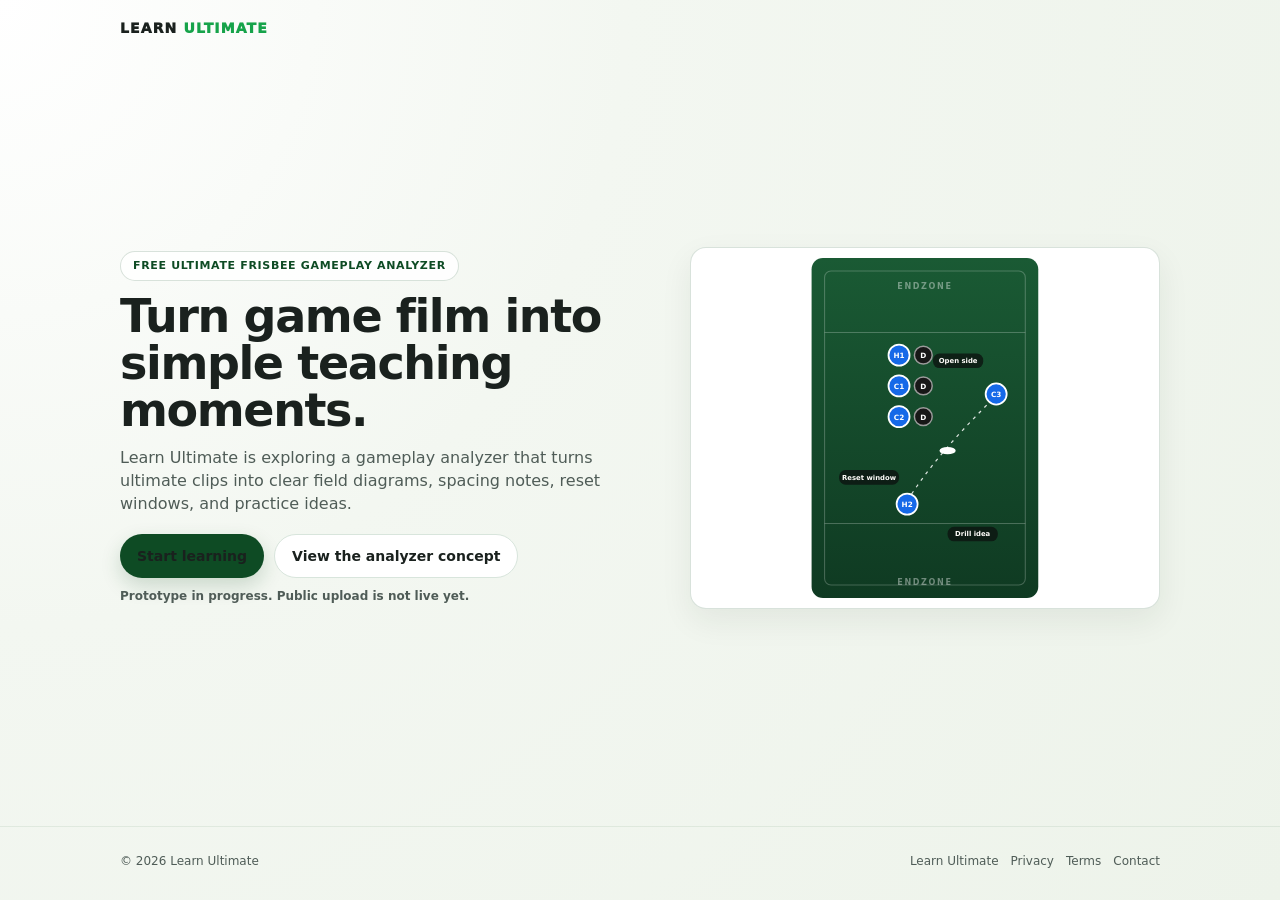
<file: free-ultimate-frisbee-gameplay-analyzer/index.html>
<!DOCTYPE html>
<html lang="en">
<head>
<meta charset="utf-8" />
<meta name="viewport" content="width=device-width, initial-scale=1" />
<title>Free Ultimate Frisbee Gameplay Analyzer | Learn Ultimate</title>
<meta name="description" content="A free ultimate frisbee gameplay analyzer concept for turning game film into simple teaching moments, field diagrams, spacing notes, reset windows, and practice ideas." />
<link rel="canonical" href="https://learnultimatefrisbee.com/free-ultimate-frisbee-gameplay-analyzer/" />
<meta property="og:title" content="Free Ultimate Frisbee Gameplay Analyzer | Learn Ultimate" />
<meta property="og:description" content="A free ultimate frisbee gameplay analyzer concept for turning game film into simple teaching moments, field diagrams, spacing notes, reset windows, and practice ideas." />
<meta property="og:url" content="https://learnultimatefrisbee.com/free-ultimate-frisbee-gameplay-analyzer/" />
<meta property="og:type" content="website" />
<meta name="twitter:card" content="summary" />
<meta name="twitter:title" content="Free Ultimate Frisbee Gameplay Analyzer | Learn Ultimate" />
<meta name="twitter:description" content="A free ultimate frisbee gameplay analyzer concept for turning game film into simple teaching moments, field diagrams, spacing notes, reset windows, and practice ideas." />
<link rel="stylesheet" href="free-ultimate-frisbee-gameplay-analyzer.css" />
</head>
<body class="fga-page">
<header class="fga-header">
  <div class="fga-wrap">
    <a class="fga-logo" href="/">
      <span class="fga-logo__learn">LEARN </span><span class="fga-logo__ultimate">ULTIMATE</span>
    </a>
  </div>
</header>

<main class="fga-main">
  <section class="fga-hero">
    <div class="fga-wrap fga-hero__grid">
      <div class="fga-hero__copy">
        <span class="fga-eyebrow">Free Ultimate Frisbee Gameplay Analyzer</span>
        <h1>Turn game film into simple teaching moments.</h1>
        <p class="fga-hero__sub">Learn Ultimate is exploring a gameplay analyzer that turns ultimate clips into clear field diagrams, spacing notes, reset windows, and practice ideas.</p>
        <div class="fga-actions">
          <a class="fga-btn fga-btn--primary" href="/">Start learning</a>
          <a class="fga-btn fga-btn--secondary" href="/gameplay-analyzer.html">View the analyzer concept</a>
        </div>
        <p class="fga-status">Prototype in progress. Public upload is not live yet.</p>
      </div>
      <div class="fga-board-card" aria-label="Tactical board concept mockup">
        <svg class="fga-board-svg" viewBox="0 0 280 420" role="img" aria-labelledby="boardTitle boardDesc">
          <title id="boardTitle">Gameplay analyzer field concept</title>
          <desc id="boardDesc">Static mockup with offense, defense, route line, and coaching labels. Not live video processing.</desc>
          <defs>
            <linearGradient id="fgaField" x1="0" y1="0" x2="0" y2="1">
              <stop offset="0%" stop-color="#1a5a34" />
              <stop offset="100%" stop-color="#0f3a22" />
            </linearGradient>
          </defs>
          <rect width="280" height="420" rx="14" fill="url(#fgaField)" />
          <rect x="16" y="16" width="248" height="388" rx="8" fill="none" stroke="rgba(255,255,255,0.22)" stroke-width="1.4" />
          <line x1="16" y1="92" x2="264" y2="92" stroke="rgba(255,255,255,0.3)" />
          <line x1="16" y1="328" x2="264" y2="328" stroke="rgba(255,255,255,0.3)" />
          <text x="140" y="38" text-anchor="middle" fill="rgba(255,255,255,0.4)" font-size="10" font-weight="800" letter-spacing="2">ENDZONE</text>
          <text x="140" y="404" text-anchor="middle" fill="rgba(255,255,255,0.4)" font-size="10" font-weight="800" letter-spacing="2">ENDZONE</text>
          <path d="M 118 300 C 150 250, 188 210, 228 170" fill="none" stroke="#fff" stroke-width="1.5" stroke-dasharray="4 6" opacity="0.85" />
          <ellipse cx="168" cy="238" rx="10" ry="4.5" fill="#fff" />
          <g font-size="9" font-weight="900" text-anchor="middle">
            <circle cx="108" cy="120" r="13" fill="#1669e8" stroke="#fff" stroke-width="2.2" /><text x="108" y="124" fill="#fff">H1</text>
            <circle cx="138" cy="120" r="11" fill="#171717" stroke="#9b9b9b" stroke-width="1.8" /><text x="138" y="124" fill="#fff">D</text>
            <circle cx="108" cy="158" r="13" fill="#1669e8" stroke="#fff" stroke-width="2.2" /><text x="108" y="162" fill="#fff">C1</text>
            <circle cx="138" cy="158" r="11" fill="#171717" stroke="#9b9b9b" stroke-width="1.8" /><text x="138" y="162" fill="#fff">D</text>
            <circle cx="108" cy="196" r="13" fill="#1669e8" stroke="#fff" stroke-width="2.2" /><text x="108" y="200" fill="#fff">C2</text>
            <circle cx="138" cy="196" r="11" fill="#171717" stroke="#9b9b9b" stroke-width="1.8" /><text x="138" y="200" fill="#fff">D</text>
            <circle cx="228" cy="168" r="13" fill="#1669e8" stroke="#fff" stroke-width="2.2" /><text x="228" y="172" fill="#fff">C3</text>
            <circle cx="118" cy="304" r="13" fill="#1669e8" stroke="#fff" stroke-width="2.2" /><text x="118" y="308" fill="#fff">H2</text>
          </g>
          <g font-size="8.5" font-weight="900">
            <rect x="34" y="262" rx="8" ry="8" width="74" height="18" fill="rgba(12,18,16,0.78)" />
            <text x="71" y="274" text-anchor="middle" fill="#fffdfa">Reset window</text>
            <rect x="150" y="118" rx="8" ry="8" width="62" height="18" fill="rgba(12,18,16,0.78)" />
            <text x="181" y="130" text-anchor="middle" fill="#fffdfa">Open side</text>
            <rect x="168" y="332" rx="8" ry="8" width="62" height="18" fill="rgba(12,18,16,0.78)" />
            <text x="199" y="344" text-anchor="middle" fill="#fffdfa">Drill idea</text>
          </g>
        </svg>
      </div>
    </div>
  </section>
</main>

<footer class="fga-footer">
  <div class="fga-wrap fga-footer__inner">
    <p>© 2026 Learn Ultimate</p>
    <nav class="fga-footer__links" aria-label="Footer">
      <a href="/">Learn Ultimate</a>
      <a href="/learn-ultimate-preview/privacy/">Privacy</a>
      <a href="/learn-ultimate-preview/terms/">Terms</a>
      <a href="mailto:business@harrycarlisle.com">Contact</a>
    </nav>
  </div>
</footer>
</body>
</html>
</file>
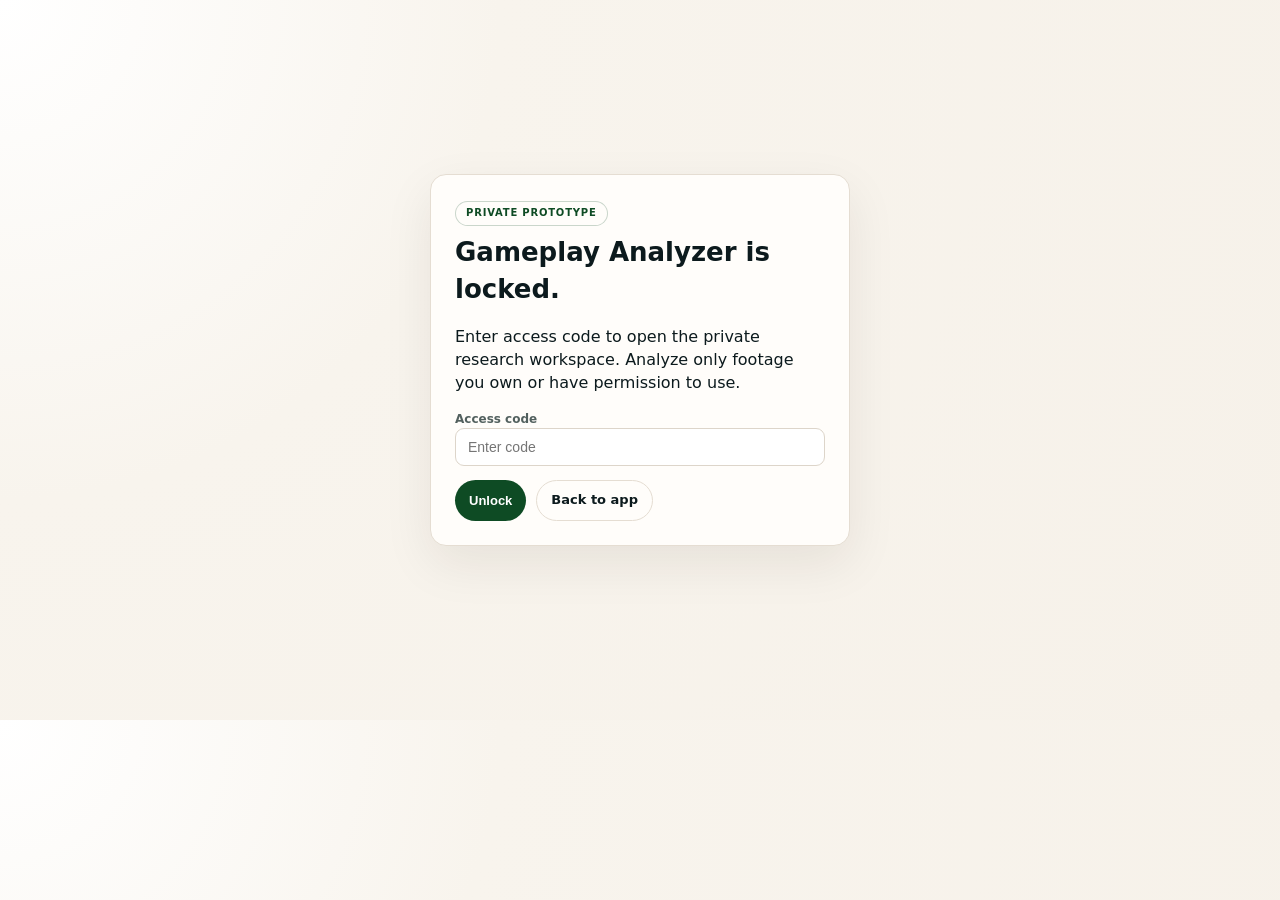
<file: analyzer/web/index.html>
<!DOCTYPE html>
<html lang="en">
<head>
<meta charset="utf-8" />
<meta name="viewport" content="width=device-width, initial-scale=1" />
<meta name="robots" content="noindex, nofollow" />
<title>Gameplay Analyzer Workspace | Learn Ultimate</title>
<link rel="stylesheet" href="analyzer.css" />
</head>
<body class="ga-app">
<!-- Private research workspace. Not linked from public navigation. -->
<div id="gaLockShell" class="ga-lock-shell">
  <div class="ga-lock-card">
    <span class="ga-badge">Private prototype</span>
    <h1>Gameplay Analyzer is locked.</h1>
    <p>Enter access code to open the private research workspace. Analyze only footage you own or have permission to use.</p>
    <label for="gaLockCode">Access code<input id="gaLockCode" type="password" autocomplete="off" spellcheck="false" placeholder="Enter code" /></label>
    <p class="ga-lock-error" id="gaLockError" hidden>Wrong code. Still locked.</p>
    <div style="display:flex;gap:10px;margin-top:14px;flex-wrap:wrap">
      <button class="ga-btn" id="gaUnlockBtn" type="button">Unlock</button>
      <a class="ga-btn ga-btn--ghost" href="../../index.html">Back to app</a>
    </div>
  </div>
</div>

<div id="gaAppShell" class="ga-app-shell" hidden>
  <div class="ga-wrap">
    <header class="ga-topbar">
      <div>
        <span class="ga-badge">Private research build</span>
        <span class="ga-badge ga-badge--demo" id="gaDemoBadge" hidden>Demo data</span>
        <h1>Gameplay Analyzer</h1>
      </div>
      <div class="ga-topbar-actions">
        <button class="ga-btn ga-btn--ghost ga-btn--sm" id="gaDemoBtn" type="button">Load demo possession</button>
        <a class="ga-btn ga-btn--ghost ga-btn--sm" href="../../index.html">Back to app</a>
      </div>
    </header>

    <p class="ga-hint" id="gaBackendStatus">Checking backend…</p>

    <section class="ga-section" id="gaSourceSection" data-component="Source">
      <h2>1. Source</h2>
      <div class="ga-warn-box">
        <strong>Permission reminder:</strong> Only analyze footage you own, have permission to use, or are legally allowed to process.
        YouTube URLs provide embed preview and metadata only — <strong>no public download</strong>.
        This is a research prototype, not production ML.
      </div>
      <div class="ga-grid-2">
        <div class="ga-field">
          <label for="gaYoutubeUrl">YouTube URL (preview / metadata only)</label>
          <input id="gaYoutubeUrl" type="url" placeholder="https://www.youtube.com/watch?v=…" />
        </div>
        <div class="ga-field">
          <label for="gaVideoUpload">Upload local video (permitted footage)</label>
          <input id="gaVideoUpload" type="file" accept="video/*" />
        </div>
      </div>
      <div class="ga-source-preview" id="gaSourcePreview">
        <div class="ga-placeholder-frame">Add a YouTube URL or upload permitted local footage.</div>
      </div>
    </section>

    <section class="ga-section" id="gaClipSection" data-component="ClipSelector">
      <h2>2. Clip selector</h2>
      <p class="ga-hint">Set possession start and end. Override auto-detected segments in corrections after analysis.</p>
      <div class="ga-grid-2">
        <div class="ga-field">
          <label for="gaClipStart">Start time (sec) — <span id="gaClipStartVal">2.0s</span></label>
          <input id="gaClipStart" type="range" min="0" max="30" step="0.1" value="2" />
        </div>
        <div class="ga-field">
          <label for="gaClipEnd">End time (sec) — <span id="gaClipEndVal">10.5s</span></label>
          <input id="gaClipEnd" type="range" min="0" max="30" step="0.1" value="10.5" />
        </div>
      </div>
      <p class="ga-clip-meta"><span>Duration</span><span id="gaClipDuration">8.5s</span></p>
      <button class="ga-btn" id="gaAnalyzeBtn" type="button">Analyze clip</button>
      <div class="ga-progress" id="gaProgress" aria-live="polite">
        <div class="ga-progress-step">extracting frames</div>
        <div class="ga-progress-step">detecting players</div>
        <div class="ga-progress-step">tracking movement</div>
        <div class="ga-progress-step">mapping to board</div>
        <div class="ga-progress-step">generating notes</div>
        <div class="ga-progress-step">building animation</div>
      </div>
    </section>

    <section class="ga-section" id="gaResultsSection" data-component="BoardView" hidden>
      <h2>3. Video + board view</h2>
      <div class="ga-split">
        <div class="ga-video-panel" id="gaVideoPanel"></div>
        <div class="ga-board-panel">
          <span class="ga-panel-label">Tactical board</span>
          <svg id="gaBoardSvg" class="ga-board-svg" role="img" aria-label="Tactical board"></svg>
        </div>
      </div>
      <div class="ga-scrubber ga-field">
        <label for="gaFrameScrub">Frame scrubber — <span id="gaFrameVal">1</span></label>
        <input id="gaFrameScrub" type="range" min="0" max="84" value="0" />
      </div>
    </section>

    <section class="ga-section" id="gaNotesSection" data-component="AnalysisNotes" hidden>
      <h2>4. Analysis notes</h2>
      <div class="ga-notes-grid" id="gaNotesGrid"></div>
    </section>

    <section class="ga-section" id="gaCorrectionsSection" data-component="Corrections" hidden>
      <h2>5. Human corrections</h2>
      <p class="ga-hint">Rename players, assign offense/defense, drag pucks on the board, edit notes, then regenerate animation.</p>
      <div class="ga-corrections">
        <div>
          <h3 style="margin:0 0 8px;font-size:14px">Players</h3>
          <div id="gaPlayerList"></div>
        </div>
        <div>
          <h3 style="margin:0 0 8px;font-size:14px">Disc &amp; throws</h3>
          <button class="ga-btn ga-btn--ghost ga-btn--sm" id="gaMarkDisc" type="button">Mark disc keyframe (current frame)</button>
          <p class="ga-hint">Merge/split tracks and throw start/end editing ship in a later iteration. Demo includes sample disc track.</p>
        </div>
      </div>
      <button class="ga-btn ga-btn--ghost ga-btn--sm" id="gaRegenAnim" type="button" style="margin-top:10px">Regenerate animation after edits</button>
    </section>

    <section class="ga-section" id="gaExportSection" data-component="Export" hidden>
      <h2>6. Export</h2>
      <div class="ga-export-row">
        <button class="ga-btn ga-btn--ghost" id="gaExportAnim" type="button">Export animation JSON</button>
        <button class="ga-btn ga-btn--ghost" id="gaExportLesson" type="button">Export Learn Ultimate lesson draft</button>
        <button class="ga-btn ga-btn--ghost" id="gaExportSummary" type="button">Export coaching summary</button>
        <button class="ga-btn ga-btn--ghost" id="gaExportFrames" type="button">Download board frames</button>
      </div>
      <p class="ga-statusline" id="gaStatusLine">Load demo or analyze a clip to begin.</p>
    </section>

    <footer style="padding:20px 0 32px;font-size:12px;color:var(--ga-muted)">
      Private Gameplay Analyzer research build · not indexed · not production ML · reference-only inspiration from ultimate analytics
    </footer>
  </div>
</div>

<script src="analyzer.js"></script>
</body>
</html>
</file>
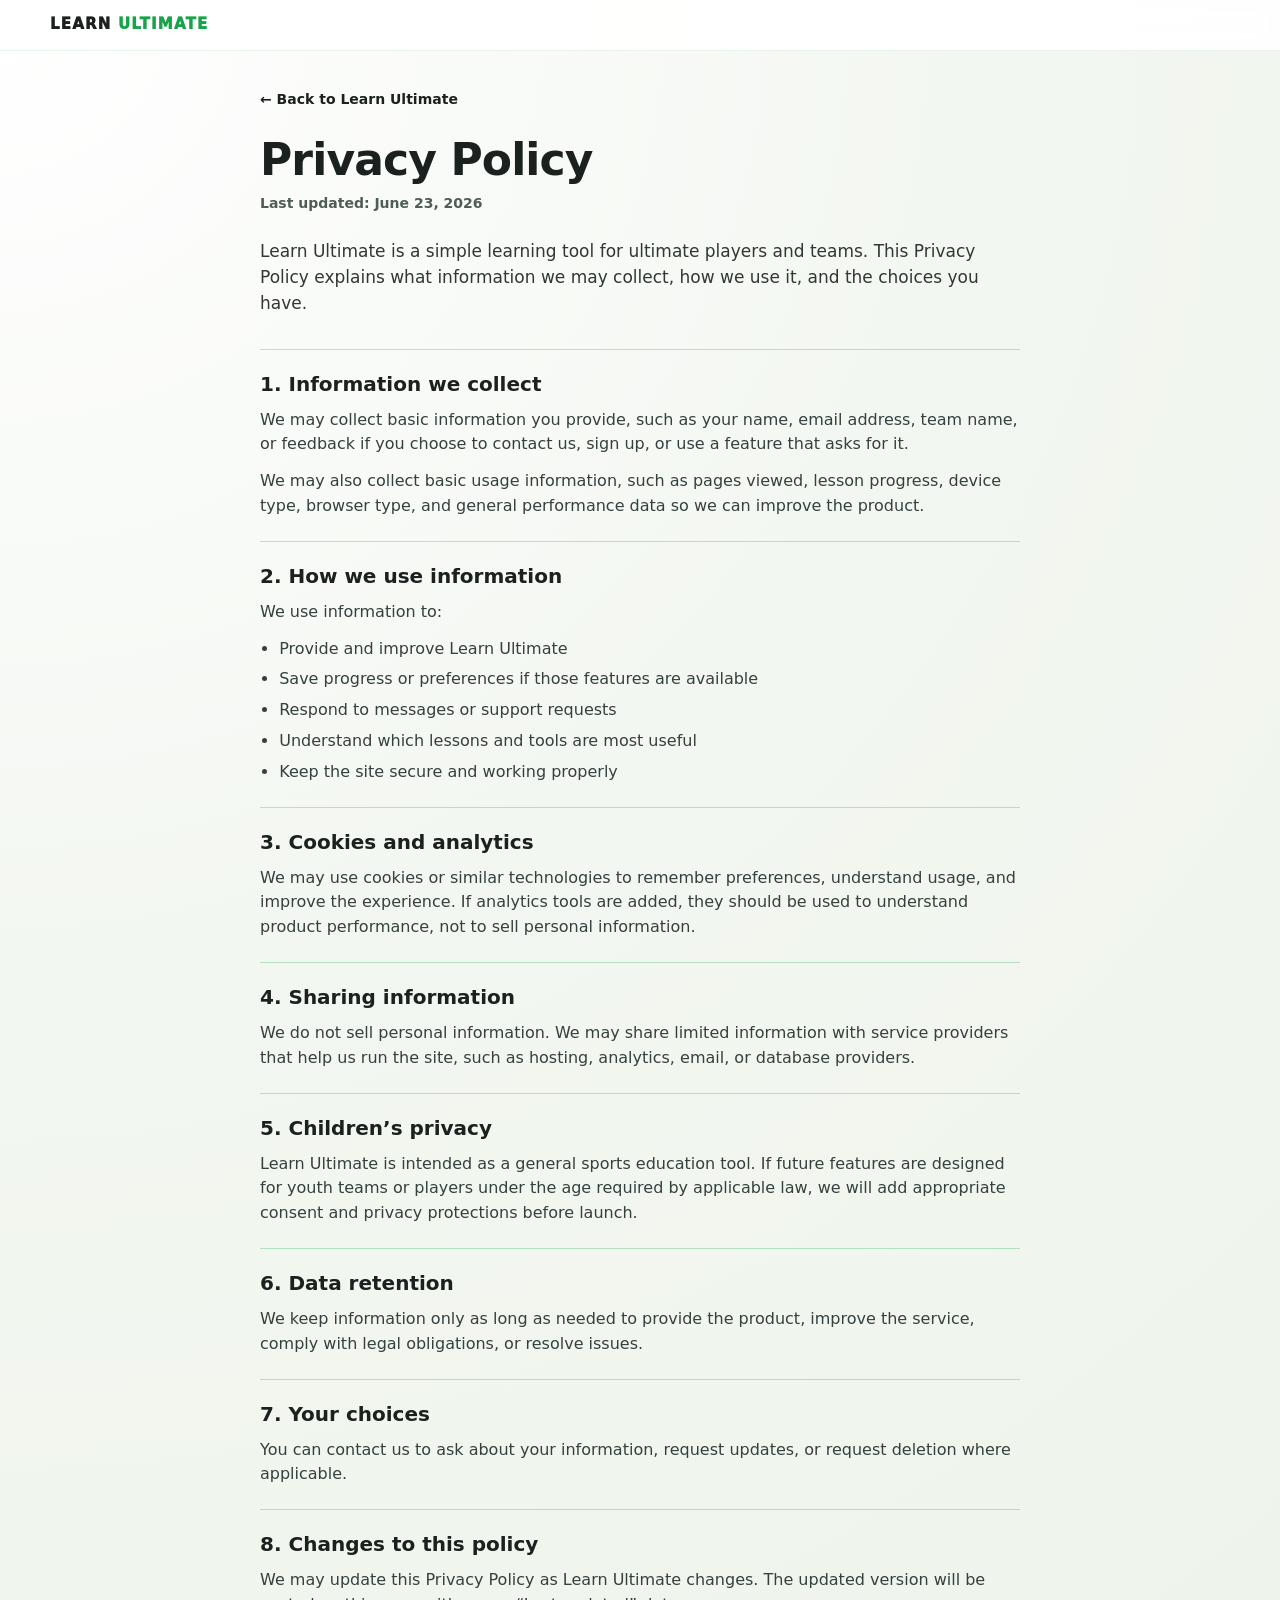
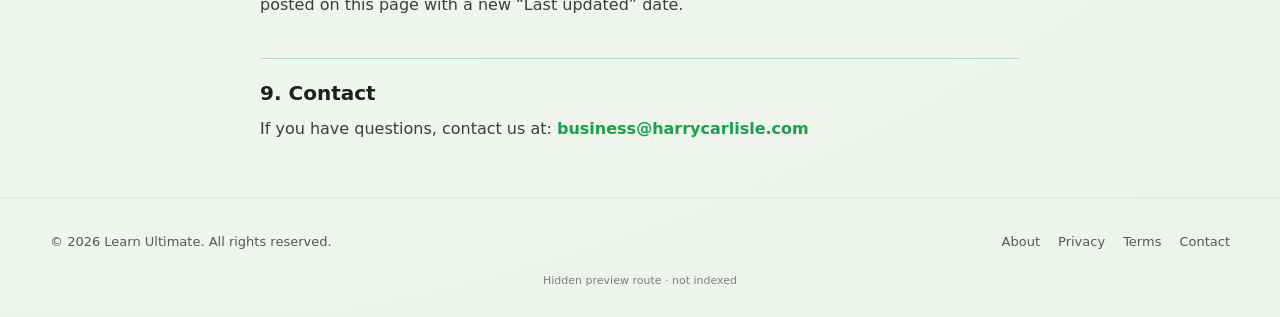
<file: learn-ultimate-preview/privacy/index.html>
<!DOCTYPE html>
<html lang="en">
<head>
<meta charset="utf-8" />
<meta name="viewport" content="width=device-width, initial-scale=1" />
<meta name="robots" content="noindex, nofollow" />
<title>Privacy Policy | Learn Ultimate Preview</title>
<link rel="stylesheet" href="../learn-ultimate-preview.css" />
<link rel="stylesheet" href="../legal.css" />
</head>
<body class="lup-preview lup-legal">
<header class="lup-header">
  <div class="lup-wrap lup-header__inner">
    <a class="lup-logo" href="../" aria-label="Learn Ultimate preview">
      <span class="lup-logo__learn">LEARN </span><span class="lup-logo__ultimate">ULTIMATE</span>
    </a>
  </div>
</header>

<main class="lup-legal-main">
  <a class="lup-legal-back" href="../">← Back to Learn Ultimate</a>

  <h1>Privacy Policy</h1>
  <p class="lup-legal-updated">Last updated: June 23, 2026</p>
  <p class="lup-legal-intro">Learn Ultimate is a simple learning tool for ultimate players and teams. This Privacy Policy explains what information we may collect, how we use it, and the choices you have.</p>

  <section class="lup-legal-section">
    <h2>1. Information we collect</h2>
    <p>We may collect basic information you provide, such as your name, email address, team name, or feedback if you choose to contact us, sign up, or use a feature that asks for it.</p>
    <p>We may also collect basic usage information, such as pages viewed, lesson progress, device type, browser type, and general performance data so we can improve the product.</p>
  </section>

  <section class="lup-legal-section">
    <h2>2. How we use information</h2>
    <p>We use information to:</p>
    <ul>
      <li>Provide and improve Learn Ultimate</li>
      <li>Save progress or preferences if those features are available</li>
      <li>Respond to messages or support requests</li>
      <li>Understand which lessons and tools are most useful</li>
      <li>Keep the site secure and working properly</li>
    </ul>
  </section>

  <section class="lup-legal-section">
    <h2>3. Cookies and analytics</h2>
    <p>We may use cookies or similar technologies to remember preferences, understand usage, and improve the experience. If analytics tools are added, they should be used to understand product performance, not to sell personal information.</p>
  </section>

  <section class="lup-legal-section">
    <h2>4. Sharing information</h2>
    <p>We do not sell personal information. We may share limited information with service providers that help us run the site, such as hosting, analytics, email, or database providers.</p>
  </section>

  <section class="lup-legal-section">
    <h2>5. Children’s privacy</h2>
    <p>Learn Ultimate is intended as a general sports education tool. If future features are designed for youth teams or players under the age required by applicable law, we will add appropriate consent and privacy protections before launch.</p>
  </section>

  <section class="lup-legal-section">
    <h2>6. Data retention</h2>
    <p>We keep information only as long as needed to provide the product, improve the service, comply with legal obligations, or resolve issues.</p>
  </section>

  <section class="lup-legal-section">
    <h2>7. Your choices</h2>
    <p>You can contact us to ask about your information, request updates, or request deletion where applicable.</p>
  </section>

  <section class="lup-legal-section">
    <h2>8. Changes to this policy</h2>
    <p>We may update this Privacy Policy as Learn Ultimate changes. The updated version will be posted on this page with a new “Last updated” date.</p>
  </section>

  <section class="lup-legal-section lup-legal-footer">
    <h2>9. Contact</h2>
    <p>If you have questions, contact us at: <a href="mailto:business@harrycarlisle.com">business@harrycarlisle.com</a></p>
  </section>
</main>

<footer class="lup-footer">
  <div class="lup-wrap lup-footer__inner">
    <p>© 2026 Learn Ultimate. All rights reserved.</p>
    <nav class="lup-footer__links" aria-label="Footer">
      <a href="../#about">About</a>
      <a href="../privacy/">Privacy</a>
      <a href="../terms/">Terms</a>
      <a href="../#contact">Contact</a>
    </nav>
  </div>
  <p class="lup-wrap lup-preview-note">Hidden preview route · not indexed</p>
</footer>
</body>
</html>
</file>
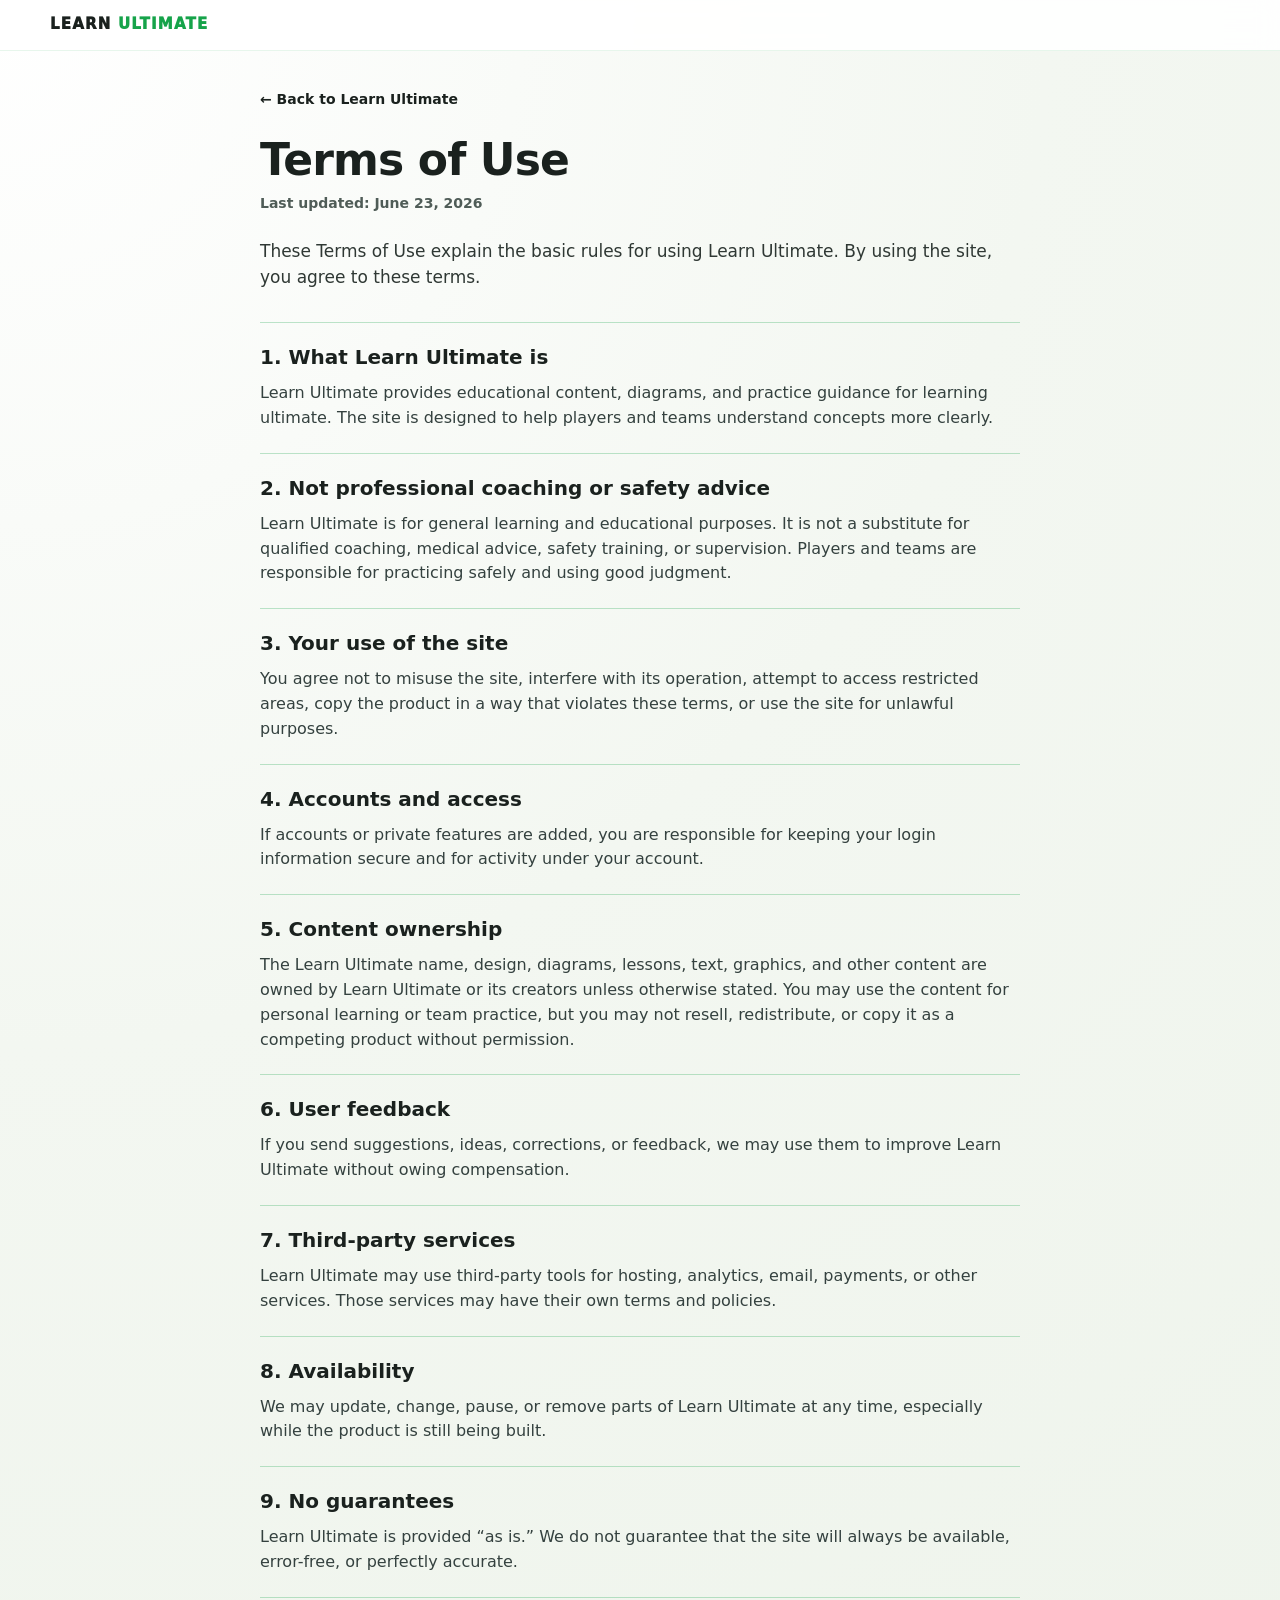
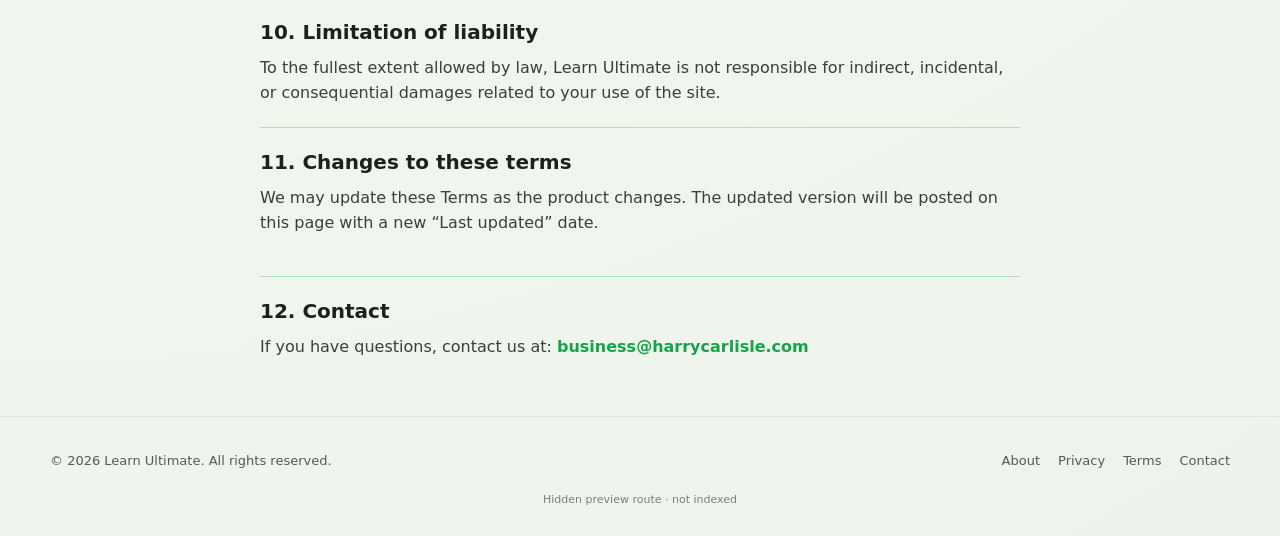
<file: learn-ultimate-preview/terms/index.html>
<!DOCTYPE html>
<html lang="en">
<head>
<meta charset="utf-8" />
<meta name="viewport" content="width=device-width, initial-scale=1" />
<meta name="robots" content="noindex, nofollow" />
<title>Terms of Use | Learn Ultimate Preview</title>
<link rel="stylesheet" href="../learn-ultimate-preview.css" />
<link rel="stylesheet" href="../legal.css" />
</head>
<body class="lup-preview lup-legal">
<header class="lup-header">
  <div class="lup-wrap lup-header__inner">
    <a class="lup-logo" href="../" aria-label="Learn Ultimate preview">
      <span class="lup-logo__learn">LEARN </span><span class="lup-logo__ultimate">ULTIMATE</span>
    </a>
  </div>
</header>

<main class="lup-legal-main">
  <a class="lup-legal-back" href="../">← Back to Learn Ultimate</a>

  <h1>Terms of Use</h1>
  <p class="lup-legal-updated">Last updated: June 23, 2026</p>
  <p class="lup-legal-intro">These Terms of Use explain the basic rules for using Learn Ultimate. By using the site, you agree to these terms.</p>

  <section class="lup-legal-section">
    <h2>1. What Learn Ultimate is</h2>
    <p>Learn Ultimate provides educational content, diagrams, and practice guidance for learning ultimate. The site is designed to help players and teams understand concepts more clearly.</p>
  </section>

  <section class="lup-legal-section">
    <h2>2. Not professional coaching or safety advice</h2>
    <p>Learn Ultimate is for general learning and educational purposes. It is not a substitute for qualified coaching, medical advice, safety training, or supervision. Players and teams are responsible for practicing safely and using good judgment.</p>
  </section>

  <section class="lup-legal-section">
    <h2>3. Your use of the site</h2>
    <p>You agree not to misuse the site, interfere with its operation, attempt to access restricted areas, copy the product in a way that violates these terms, or use the site for unlawful purposes.</p>
  </section>

  <section class="lup-legal-section">
    <h2>4. Accounts and access</h2>
    <p>If accounts or private features are added, you are responsible for keeping your login information secure and for activity under your account.</p>
  </section>

  <section class="lup-legal-section">
    <h2>5. Content ownership</h2>
    <p>The Learn Ultimate name, design, diagrams, lessons, text, graphics, and other content are owned by Learn Ultimate or its creators unless otherwise stated. You may use the content for personal learning or team practice, but you may not resell, redistribute, or copy it as a competing product without permission.</p>
  </section>

  <section class="lup-legal-section">
    <h2>6. User feedback</h2>
    <p>If you send suggestions, ideas, corrections, or feedback, we may use them to improve Learn Ultimate without owing compensation.</p>
  </section>

  <section class="lup-legal-section">
    <h2>7. Third-party services</h2>
    <p>Learn Ultimate may use third-party tools for hosting, analytics, email, payments, or other services. Those services may have their own terms and policies.</p>
  </section>

  <section class="lup-legal-section">
    <h2>8. Availability</h2>
    <p>We may update, change, pause, or remove parts of Learn Ultimate at any time, especially while the product is still being built.</p>
  </section>

  <section class="lup-legal-section">
    <h2>9. No guarantees</h2>
    <p>Learn Ultimate is provided “as is.” We do not guarantee that the site will always be available, error-free, or perfectly accurate.</p>
  </section>

  <section class="lup-legal-section">
    <h2>10. Limitation of liability</h2>
    <p>To the fullest extent allowed by law, Learn Ultimate is not responsible for indirect, incidental, or consequential damages related to your use of the site.</p>
  </section>

  <section class="lup-legal-section">
    <h2>11. Changes to these terms</h2>
    <p>We may update these Terms as the product changes. The updated version will be posted on this page with a new “Last updated” date.</p>
  </section>

  <section class="lup-legal-section lup-legal-footer">
    <h2>12. Contact</h2>
    <p>If you have questions, contact us at: <a href="mailto:business@harrycarlisle.com">business@harrycarlisle.com</a></p>
  </section>
</main>

<footer class="lup-footer">
  <div class="lup-wrap lup-footer__inner">
    <p>© 2026 Learn Ultimate. All rights reserved.</p>
    <nav class="lup-footer__links" aria-label="Footer">
      <a href="../#about">About</a>
      <a href="../privacy/">Privacy</a>
      <a href="../terms/">Terms</a>
      <a href="../#contact">Contact</a>
    </nav>
  </div>
  <p class="lup-wrap lup-preview-note">Hidden preview route · not indexed</p>
</footer>
</body>
</html>
</file>
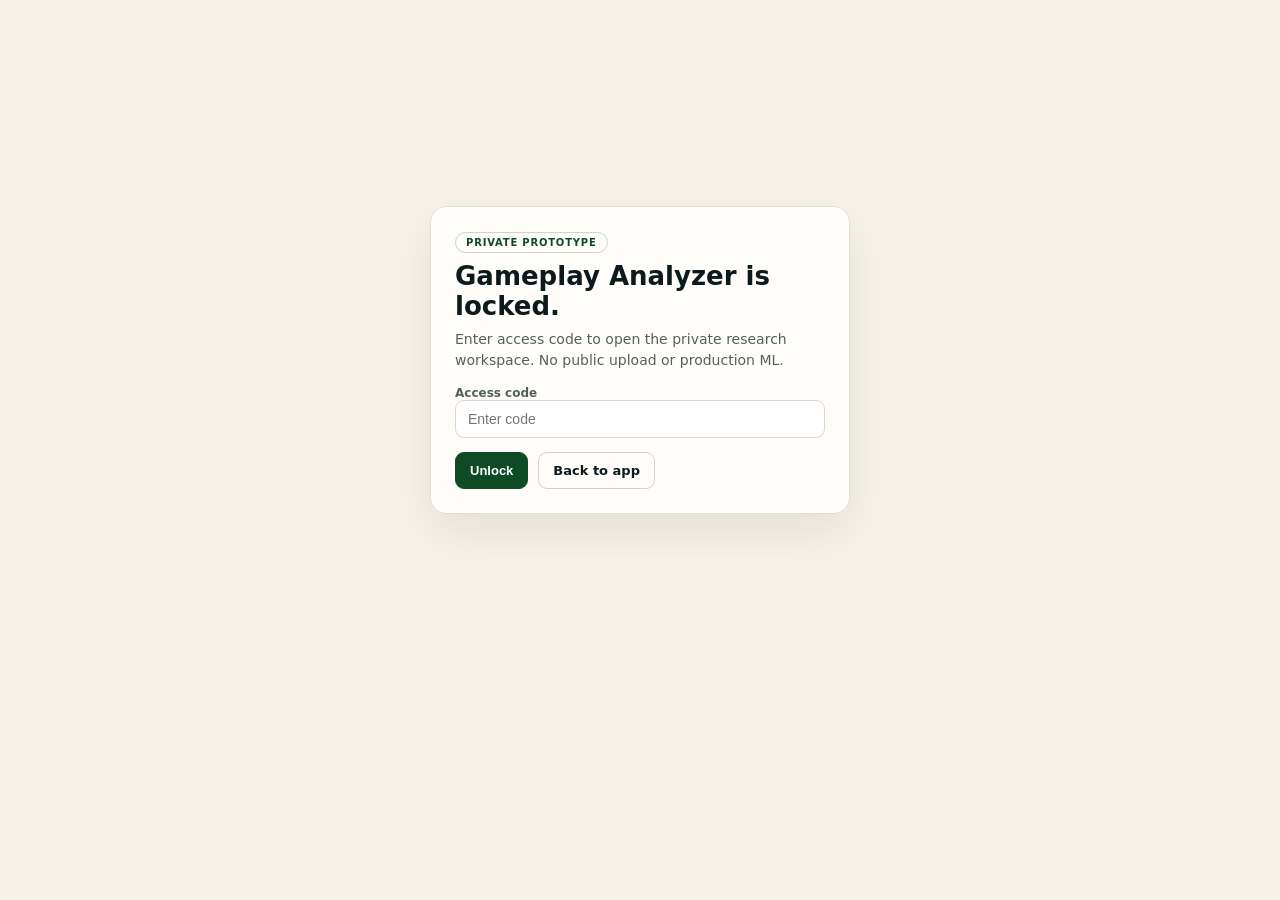
<file: gameplay-analyzer.html>
<!DOCTYPE html>
<html lang="en">
<head>
<meta charset="utf-8" />
<meta name="viewport" content="width=device-width, initial-scale=1" />
<meta name="robots" content="noindex, nofollow" />
<title>Gameplay Analyzer | Learn Ultimate Frisbee</title>
<style>
:root{--green:#0e4b24;--card:#fffdfa;--ink:#0c1a1d;--muted:#52605e;--border:#e5ddd2}
*{box-sizing:border-box}body{margin:0;font-family:Inter,ui-sans-serif,system-ui,-apple-system,Segoe UI,Arial,sans-serif;background:#f6f1e9;color:var(--ink)}
.lock-shell{min-height:80vh;display:grid;place-items:center;padding:24px}
.lock-card{width:min(100%,420px);border:1px solid var(--border);border-radius:16px;background:var(--card);padding:24px;box-shadow:0 18px 50px rgba(42,31,18,.08)}
.lock-card h1{margin:8px 0;font-size:26px}.lock-card p{margin:0 0 16px;color:var(--muted);line-height:1.45;font-size:14px}
.badge{display:inline-flex;border:1px solid rgba(14,75,36,.22);border-radius:999px;padding:4px 10px;font-size:10px;font-weight:900;text-transform:uppercase;letter-spacing:.08em;color:var(--green)}
label{display:block;font-size:12px;font-weight:700;color:var(--muted);margin:12px 0 6px}
input{width:100%;border:1px solid #ddd5ca;border-radius:9px;padding:10px 12px;font-size:14px}
.actions{display:flex;gap:10px;margin-top:14px;flex-wrap:wrap}
button,.back{border-radius:9px;padding:10px 14px;font-size:13px;font-weight:850;cursor:pointer}
button.primary{background:var(--green);border:1px solid var(--green);color:#fff}
button,.back.secondary{background:var(--card);border:1px solid #d8d0c5;color:var(--ink);text-decoration:none;display:inline-flex;align-items:center}
.lock-error{color:#b42318;font-size:12px;font-weight:700}
</style>
</head>
<body>
<div id="lockShell" class="lock-shell">
  <div class="lock-card">
    <span class="badge">Private prototype</span>
    <h1>Gameplay Analyzer is locked.</h1>
    <p>Enter access code to open the private research workspace. No public upload or production ML.</p>
    <label for="lockCodeInput">Access code<input id="lockCodeInput" type="password" autocomplete="off" spellcheck="false" placeholder="Enter code" /></label>
    <p class="lock-error" id="lockError" hidden>Wrong code. Still locked.</p>
    <div class="actions">
      <button class="primary" id="lockUnlockBtn" type="button">Unlock</button>
      <a class="back secondary" href="index.html">Back to app</a>
    </div>
  </div>
</div>
<script>
const LAB_ACCESS_CODE='ultimate-lab',LAB_UNLOCK_KEY='ufc-gameplay-analyzer-unlocked';
const lockShell=document.getElementById('lockShell'),lockCodeInput=document.getElementById('lockCodeInput'),lockError=document.getElementById('lockError'),lockUnlockBtn=document.getElementById('lockUnlockBtn');
function isUnlocked(){try{return localStorage.getItem(LAB_UNLOCK_KEY)==='1'||new URLSearchParams(location.search).get('lab')===LAB_ACCESS_CODE}catch(e){return false}}
function setUnlocked(){try{localStorage.setItem(LAB_UNLOCK_KEY,'1')}catch(e){}}
function goWorkspace(){location.replace('analyzer/web/index.html'+location.search+location.hash)}
function tryUnlock(){if(lockCodeInput.value.trim()===LAB_ACCESS_CODE){setUnlocked();lockError.hidden=true;goWorkspace();return}lockError.hidden=false}
if(new URLSearchParams(location.search).get('lab')===LAB_ACCESS_CODE)setUnlocked();
if(isUnlocked())goWorkspace();
lockUnlockBtn.onclick=()=>tryUnlock();
lockCodeInput.onkeydown=e=>{if(e.key==='Enter')tryUnlock()};
</script>
</body>
</html>
</file>
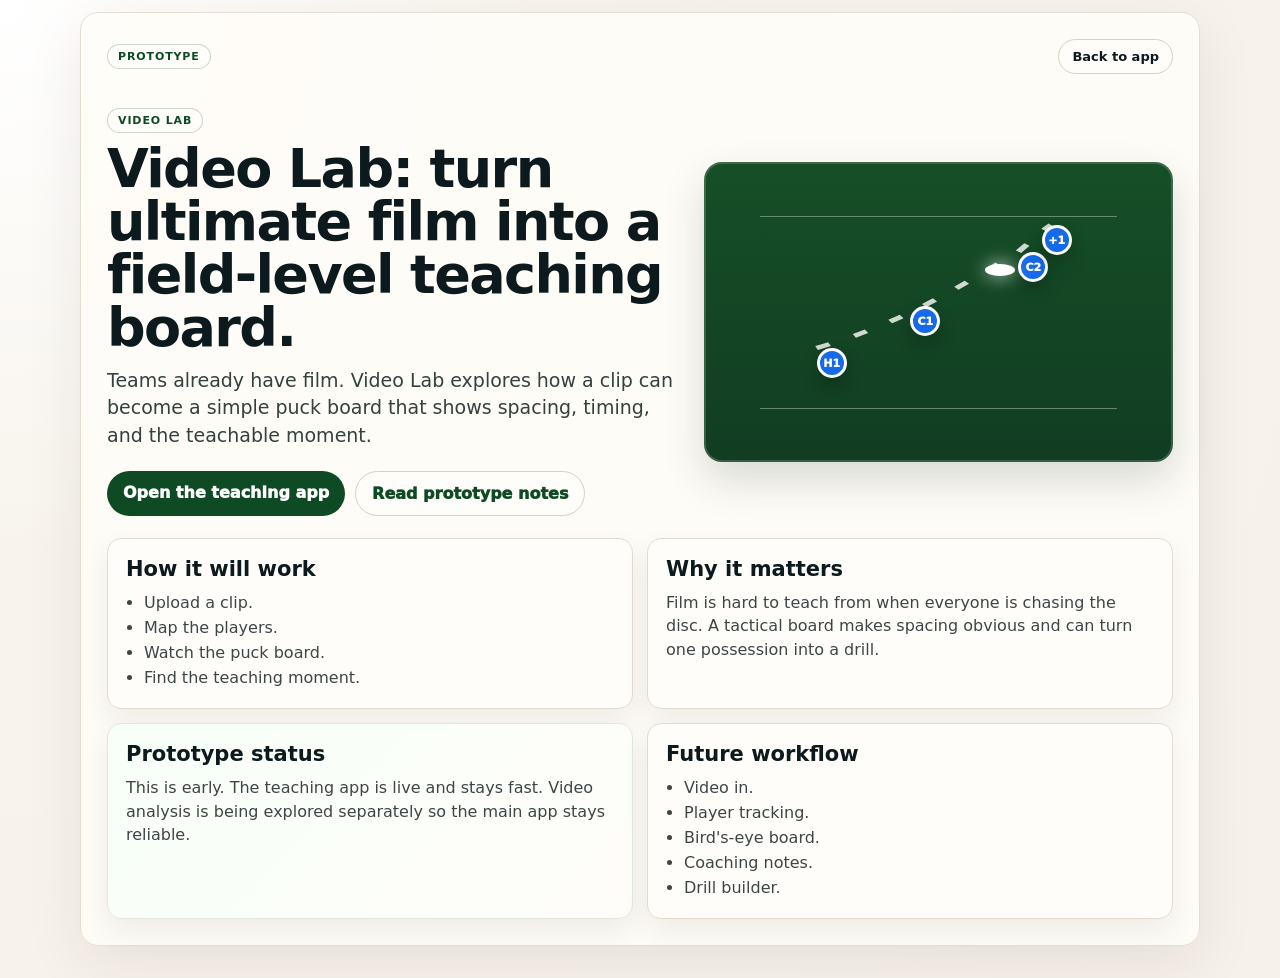
<file: video-lab.html>
<!DOCTYPE html>
<html lang="en">
<head>
<meta charset="utf-8" />
<meta name="viewport" content="width=device-width, initial-scale=1" />
<title>Video Lab | Learn Ultimate Frisbee</title>
<style>
:root{--cream:#f6f1e9;--card:#fffdfa;--ink:#0c1a1d;--muted:#52605e;--green:#0e4b24}
*{box-sizing:border-box}body{margin:0;font-family:Inter,ui-sans-serif,system-ui,-apple-system,Segoe UI,Arial,sans-serif;background:radial-gradient(circle at top left,#fff 0,#f8f4ed 34%,var(--cream) 100%);color:var(--ink)}a{color:inherit}.shell{width:min(100% - 24px,1120px);margin:12px auto 32px;padding:26px;background:rgba(255,253,249,.9);border:1px solid #e5ddd2;border-radius:18px;box-shadow:0 18px 60px rgba(41,31,18,.08)}.top{display:flex;justify-content:space-between;gap:16px;align-items:center;margin-bottom:34px}.back{border:1px solid #d8d0c5;border-radius:999px;background:#fffdfa;padding:9px 13px;font-size:13px;font-weight:900;text-decoration:none}.badge{display:inline-flex;border:1px solid rgba(14,75,36,.22);border-radius:999px;background:#fffdfa;color:var(--green);padding:5px 10px;font-size:11px;font-weight:900;text-transform:uppercase;letter-spacing:.08em}.hero{display:grid;grid-template-columns:minmax(0,1.1fr) minmax(280px,.9fr);gap:24px;align-items:center;margin-bottom:22px}.hero h1{font-size:54px;line-height:.98;margin:10px 0 12px;letter-spacing:-.03em}.hero p{font-size:19px;line-height:1.45;color:#34413f;margin:0}.board{min-height:300px;border-radius:18px;background:linear-gradient(180deg,#164f27,#113d22);position:relative;overflow:hidden;box-shadow:inset 0 0 0 2px rgba(255,255,255,.16),0 18px 42px rgba(18,44,23,.16)}.line{position:absolute;left:12%;right:12%;top:18%;height:1px;background:rgba(255,255,255,.35)}.line.bottom{top:82%}.puck{position:absolute;width:30px;height:30px;border-radius:50%;display:grid;place-items:center;background:#1669e8;color:#fff;border:3px solid #fff;font-weight:950;font-size:11px;box-shadow:0 8px 18px rgba(0,0,0,.24)}.p1{left:24%;top:62%}.p2{left:44%;top:48%}.p3{left:67%;top:30%}.p4{left:72%;top:21%}.disc{position:absolute;left:60%;top:34%;width:30px;height:12px;border-radius:50%;background:#fff;box-shadow:0 0 18px rgba(255,255,255,.8)}.path{position:absolute;inset:0;width:100%;height:100%;pointer-events:none}.path path{fill:none;stroke:#fff;stroke-width:1.4;stroke-dasharray:3 6;opacity:.8}.grid{display:grid;grid-template-columns:repeat(2,minmax(0,1fr));gap:14px;margin-top:22px}.card{background:var(--card);border:1px solid #e4dbd0;border-radius:14px;padding:18px;box-shadow:0 12px 28px rgba(42,31,18,.07)}.card h2{font-size:21px;margin:0 0 10px}.card p{margin:0;color:#3d4646;line-height:1.45}.card ul{margin:0;padding-left:18px;color:#3d4646;line-height:1.55}.status{border-color:#dfe8dc;background:linear-gradient(135deg,#f7fff8,#fffdfa)}.cta{margin-top:22px;display:flex;gap:10px;flex-wrap:wrap}.button{display:inline-flex;border-radius:999px;background:var(--green);color:#fff;text-decoration:none;padding:12px 16px;font-weight:950}.button.secondary{background:#fffdfa;color:#0e4b24;border:1px solid #d8d0c5}@media(max-width:760px){.shell{padding:18px}.top{margin-bottom:22px}.hero{grid-template-columns:1fr}.hero h1{font-size:38px}.hero p{font-size:16px}.grid{grid-template-columns:1fr}.board{min-height:250px}}
</style>
</head>
<body>
<main class="shell">
  <div class="top">
    <span class="badge">Prototype</span>
    <a class="back" href="index.html">Back to app</a>
  </div>
  <section class="hero">
    <div>
      <span class="badge">Video Lab</span>
      <h1>Video Lab: turn ultimate film into a field-level teaching board.</h1>
      <p>Teams already have film. Video Lab explores how a clip can become a simple puck board that shows spacing, timing, and the teachable moment.</p>
      <div class="cta">
        <a class="button" href="index.html">Open the teaching app</a>
        <a class="button secondary" href="docs/video-lab.md">Read prototype notes</a>
      </div>
    </div>
    <div class="board" aria-label="Video Lab tactical board concept">
      <div class="line"></div><div class="line bottom"></div>
      <svg class="path" viewBox="0 0 100 100" preserveAspectRatio="none"><path d="M24,62 C42,54 54,42 67,30 C70,26 72,23 74,21" /></svg>
      <div class="puck p1">H1</div><div class="puck p2">C1</div><div class="puck p3">C2</div><div class="puck p4">+1</div><div class="disc"></div>
    </div>
  </section>
  <section class="grid">
    <article class="card">
      <h2>How it will work</h2>
      <ul>
        <li>Upload a clip.</li>
        <li>Map the players.</li>
        <li>Watch the puck board.</li>
        <li>Find the teaching moment.</li>
      </ul>
    </article>
    <article class="card">
      <h2>Why it matters</h2>
      <p>Film is hard to teach from when everyone is chasing the disc. A tactical board makes spacing obvious and can turn one possession into a drill.</p>
    </article>
    <article class="card status">
      <h2>Prototype status</h2>
      <p>This is early. The teaching app is live and stays fast. Video analysis is being explored separately so the main app stays reliable.</p>
    </article>
    <article class="card">
      <h2>Future workflow</h2>
      <ul>
        <li>Video in.</li>
        <li>Player tracking.</li>
        <li>Bird's-eye board.</li>
        <li>Coaching notes.</li>
        <li>Drill builder.</li>
      </ul>
    </article>
  </section>
</main>
</body>
</html>
</file>
<file: free-ultimate-frisbee-gameplay-analyzer/free-ultimate-frisbee-gameplay-analyzer.css>
/* Free Ultimate Frisbee Gameplay Analyzer — hero-only SEO teaser page */
:root {
  --fga-bg: #f3f7f1;
  --fga-ink: #1a211e;
  --fga-muted: #4f5c57;
  --fga-green: #0e4b24;
  --fga-green-bright: #16a34a;
  --fga-card: #ffffff;
  --fga-card-border: rgba(14, 75, 36, 0.16);
  --fga-shadow: 0 12px 32px rgba(24, 44, 30, 0.07);
  --fga-radius: 14px;
  --fga-max: 1040px;
}

*,
*::before,
*::after {
  box-sizing: border-box;
}

html,
body {
  margin: 0;
  padding: 0;
  overflow-x: hidden;
}

body.fga-page {
  min-height: 100vh;
  display: flex;
  flex-direction: column;
  font-family: Inter, ui-sans-serif, system-ui, -apple-system, Segoe UI, Arial, sans-serif;
  background: radial-gradient(circle at top left, #ffffff 0%, var(--fga-bg) 40%, #edf3ea 100%);
  color: var(--fga-ink);
  line-height: 1.45;
  -webkit-font-smoothing: antialiased;
}

.fga-page a {
  color: inherit;
  text-decoration: none;
}

.fga-wrap {
  width: min(100% - 28px, var(--fga-max));
  margin: 0 auto;
}

.fga-header {
  padding: 16px 0 4px;
}

.fga-logo {
  font-size: 14px;
  font-weight: 950;
  letter-spacing: 0.08em;
  text-transform: uppercase;
}

.fga-logo__learn {
  color: var(--fga-ink);
}

.fga-logo__ultimate {
  color: var(--fga-green-bright);
}

.fga-main {
  flex: 1;
  display: flex;
  align-items: center;
  padding: 8px 0 20px;
}

.fga-hero {
  width: 100%;
}

.fga-hero__grid {
  display: grid;
  grid-template-columns: minmax(0, 1.05fr) minmax(240px, 0.9fr);
  gap: 22px;
  align-items: center;
}

.fga-eyebrow {
  display: inline-flex;
  border: 1px solid var(--fga-card-border);
  border-radius: 999px;
  background: rgba(255, 255, 255, 0.86);
  color: var(--fga-green);
  padding: 6px 12px;
  font-size: 11px;
  font-weight: 900;
  letter-spacing: 0.06em;
  text-transform: uppercase;
  margin-bottom: 12px;
}

.fga-hero h1 {
  margin: 0 0 12px;
  font-size: clamp(30px, 4.6vw, 46px);
  line-height: 1.02;
  letter-spacing: -0.03em;
}

.fga-hero__sub {
  margin: 0 0 18px;
  font-size: 16px;
  color: var(--fga-muted);
  max-width: 32rem;
}

.fga-actions {
  display: flex;
  flex-wrap: wrap;
  gap: 10px;
  margin-bottom: 10px;
}

.fga-btn {
  display: inline-flex;
  align-items: center;
  justify-content: center;
  border-radius: 999px;
  padding: 11px 17px;
  font-size: 14px;
  font-weight: 850;
  border: 0;
  cursor: pointer;
}

.fga-btn--primary {
  background: var(--fga-green);
  color: #fff;
  box-shadow: 0 8px 20px rgba(14, 75, 36, 0.18);
}

.fga-btn--primary:hover {
  filter: brightness(1.04);
}

.fga-btn--secondary {
  background: var(--fga-card);
  color: var(--fga-green);
  border: 1px solid #d8e5dc;
}

.fga-btn--secondary:hover {
  border-color: var(--fga-green-bright);
}

.fga-status {
  margin: 0;
  font-size: 12px;
  color: var(--fga-muted);
  font-weight: 650;
}

.fga-board-card {
  border: 1px solid var(--fga-card-border);
  border-radius: calc(var(--fga-radius) + 2px);
  background: var(--fga-card);
  box-shadow: var(--fga-shadow);
  padding: 10px;
}

.fga-board-svg {
  display: block;
  width: 100%;
  max-height: 340px;
  height: auto;
  border-radius: var(--fga-radius);
}

.fga-footer {
  border-top: 1px solid rgba(14, 75, 36, 0.08);
  padding: 14px 0 18px;
}

.fga-footer__inner {
  display: flex;
  align-items: center;
  justify-content: space-between;
  gap: 12px;
  flex-wrap: wrap;
  font-size: 12px;
  color: var(--fga-muted);
}

.fga-footer__links {
  display: flex;
  gap: 12px;
  flex-wrap: wrap;
}

.fga-footer__links a:hover {
  color: var(--fga-ink);
}

@media (max-width: 900px) {
  .fga-hero__grid {
    grid-template-columns: 1fr;
  }

  .fga-board-card {
    max-width: 380px;
    margin: 0 auto;
  }
}

@media (max-width: 560px) {
  .fga-main {
    padding-top: 4px;
  }

  .fga-actions {
    flex-direction: column;
  }

  .fga-btn {
    width: 100%;
  }

  .fga-footer__inner {
    flex-direction: column;
    align-items: flex-start;
  }
}
</file>
<file: analyzer/web/analyzer.css>
/* Private Gameplay Analyzer — scoped styles */
:root {
  --ga-bg: #f6f1e9;
  --ga-card: #fffdfa;
  --ga-ink: #0c1a1d;
  --ga-muted: #52605e;
  --ga-green: #0e4b24;
  --ga-green-bright: #16a34a;
  --ga-field: #113d22;
  --ga-blue: #1669e8;
  --ga-black: #171717;
  --ga-border: #e5ddd2;
  --ga-warn: #8a5a00;
  --ga-radius: 14px;
  --ga-max: 1200px;
}

*,
*::before,
*::after {
  box-sizing: border-box;
}

html,
body {
  margin: 0;
  padding: 0;
  overflow-x: hidden;
}

body.ga-app {
  font-family: Inter, ui-sans-serif, system-ui, -apple-system, Segoe UI, Arial, sans-serif;
  background: radial-gradient(circle at top left, #fff 0, #f8f4ed 34%, var(--ga-bg) 100%);
  color: var(--ga-ink);
  line-height: 1.45;
}

.ga-app a {
  color: inherit;
  text-decoration: none;
}

.ga-wrap {
  width: min(100% - 24px, var(--ga-max));
  margin: 0 auto;
}

.ga-lock-shell[hidden],
.ga-app-shell[hidden] {
  display: none !important;
}

.ga-lock-shell {
  min-height: 80vh;
  display: grid;
  place-items: center;
  padding: 24px;
}

.ga-lock-card {
  width: min(100%, 420px);
  border: 1px solid var(--ga-border);
  border-radius: 16px;
  background: var(--ga-card);
  padding: 24px;
  box-shadow: 0 18px 50px rgba(42, 31, 18, 0.08);
}

.ga-lock-card h1 {
  margin: 8px 0;
  font-size: 26px;
}

.ga-lock-card label {
  display: block;
  font-size: 12px;
  font-weight: 700;
  color: var(--ga-muted);
  margin: 12px 0 6px;
}

.ga-lock-card input {
  width: 100%;
  border: 1px solid #ddd5ca;
  border-radius: 9px;
  padding: 10px 12px;
  font-size: 14px;
}

.ga-lock-error {
  color: #b42318;
  font-size: 12px;
  font-weight: 700;
}

.ga-badge {
  display: inline-flex;
  border: 1px solid rgba(14, 75, 36, 0.22);
  border-radius: 999px;
  padding: 4px 10px;
  font-size: 10px;
  font-weight: 900;
  text-transform: uppercase;
  letter-spacing: 0.08em;
  color: var(--ga-green);
  background: var(--ga-card);
}

.ga-badge--demo {
  border-color: #d4a017;
  color: #8a5a00;
}

.ga-badge--warn {
  border-color: #e8c468;
  color: #8a5a00;
}

.ga-topbar {
  display: flex;
  align-items: center;
  justify-content: space-between;
  gap: 12px;
  flex-wrap: wrap;
  padding: 14px 0;
  border-bottom: 1px solid var(--ga-border);
  margin-bottom: 18px;
}

.ga-topbar h1 {
  margin: 0;
  font-size: 20px;
  letter-spacing: -0.02em;
}

.ga-topbar-actions {
  display: flex;
  gap: 8px;
  flex-wrap: wrap;
}

.ga-btn {
  display: inline-flex;
  align-items: center;
  justify-content: center;
  gap: 6px;
  border: 0;
  border-radius: 999px;
  background: var(--ga-green);
  color: #fff;
  padding: 10px 14px;
  font-size: 13px;
  font-weight: 850;
  cursor: pointer;
}

.ga-btn:hover {
  filter: brightness(1.05);
}

.ga-btn:disabled {
  opacity: 0.55;
  cursor: not-allowed;
}

.ga-btn--ghost {
  background: var(--ga-card);
  color: var(--ga-ink);
  border: 1px solid var(--ga-border);
}

.ga-btn--sm {
  padding: 7px 11px;
  font-size: 12px;
}

.ga-section {
  border: 1px solid var(--ga-border);
  border-radius: var(--ga-radius);
  background: var(--ga-card);
  padding: 16px;
  margin-bottom: 14px;
  box-shadow: 0 10px 28px rgba(42, 31, 18, 0.05);
}

.ga-section h2 {
  margin: 0 0 10px;
  font-size: 16px;
}

.ga-section p,
.ga-hint {
  margin: 0 0 10px;
  color: var(--ga-muted);
  font-size: 13px;
}

.ga-warn-box {
  border: 1px solid #ecd9a8;
  background: #fff8e8;
  border-radius: 10px;
  padding: 10px 12px;
  font-size: 12px;
  color: #6a4d12;
  margin-bottom: 12px;
}

.ga-grid-2 {
  display: grid;
  grid-template-columns: 1fr 1fr;
  gap: 12px;
}

.ga-field {
  display: flex;
  flex-direction: column;
  gap: 6px;
}

.ga-field label {
  font-size: 12px;
  font-weight: 700;
  color: var(--ga-muted);
}

.ga-field input[type="text"],
.ga-field input[type="number"],
.ga-field input[type="url"],
.ga-field textarea,
.ga-field select {
  width: 100%;
  border: 1px solid #ddd5ca;
  border-radius: 8px;
  padding: 9px 10px;
  font: inherit;
  font-size: 13px;
  background: #fff;
}

.ga-source-preview {
  margin-top: 12px;
  border-radius: 12px;
  overflow: hidden;
  background: #151b1d;
  min-height: 180px;
  position: relative;
}

.ga-source-preview iframe,
.ga-source-preview video {
  width: 100%;
  min-height: 200px;
  border: 0;
  display: block;
  background: #111;
}

.ga-placeholder-frame {
  min-height: 200px;
  display: grid;
  place-items: center;
  color: rgba(255, 255, 255, 0.7);
  font-size: 13px;
  font-weight: 700;
  padding: 20px;
  text-align: center;
}

.ga-clip-timeline {
  margin-top: 10px;
}

.ga-clip-timeline input[type="range"] {
  width: 100%;
}

.ga-clip-meta {
  display: flex;
  justify-content: space-between;
  font-size: 11px;
  font-weight: 800;
  color: var(--ga-muted);
  text-transform: uppercase;
  letter-spacing: 0.06em;
}

.ga-progress {
  margin-top: 10px;
}

.ga-progress-step {
  display: flex;
  align-items: center;
  gap: 8px;
  font-size: 12px;
  padding: 6px 0;
  color: var(--ga-muted);
}

.ga-progress-step.is-active {
  color: var(--ga-green);
  font-weight: 800;
}

.ga-progress-step.is-done {
  color: var(--ga-ink);
}

.ga-progress-step::before {
  content: "○";
  width: 16px;
  text-align: center;
}

.ga-progress-step.is-active::before {
  content: "◉";
}

.ga-progress-step.is-done::before {
  content: "✓";
}

.ga-split {
  display: grid;
  grid-template-columns: 1fr 1fr;
  gap: 12px;
  align-items: stretch;
}

.ga-video-panel,
.ga-board-panel {
  border: 1px solid var(--ga-border);
  border-radius: 12px;
  overflow: hidden;
  background: #151b1d;
  min-height: 280px;
  position: relative;
}

.ga-panel-label {
  position: absolute;
  left: 12px;
  top: 10px;
  z-index: 2;
  font-size: 10px;
  font-weight: 900;
  letter-spacing: 0.1em;
  text-transform: uppercase;
  color: rgba(255, 255, 255, 0.72);
}

.ga-board-svg {
  display: block;
  width: 100%;
  height: 100%;
  min-height: 280px;
}

.ga-scrubber {
  margin-top: 10px;
}

.ga-notes-grid {
  display: grid;
  grid-template-columns: repeat(3, minmax(0, 1fr));
  gap: 10px;
}

.ga-note-card {
  border: 1px solid var(--ga-border);
  border-radius: 10px;
  padding: 12px;
  background: #fff;
}

.ga-note-card h3 {
  margin: 0 0 6px;
  font-size: 14px;
}

.ga-note-card p {
  margin: 0;
  font-size: 13px;
  color: var(--ga-muted);
}

.ga-note-card textarea {
  width: 100%;
  min-height: 60px;
  margin-top: 8px;
  font-size: 12px;
  border: 1px solid #ddd5ca;
  border-radius: 8px;
  padding: 8px;
}

.ga-tag {
  display: inline-flex;
  margin-top: 8px;
  border-radius: 999px;
  padding: 3px 8px;
  font-size: 10px;
  font-weight: 900;
  text-transform: uppercase;
  letter-spacing: 0.04em;
}

.ga-tag--good {
  background: #e8f7ec;
  color: var(--ga-green);
}

.ga-tag--warn {
  background: #fff4df;
  color: var(--ga-warn);
}

.ga-tag--next {
  background: #edf3ff;
  color: #1a4f9c;
}

.ga-tag--neutral {
  background: #f0f0f0;
  color: #555;
}

.ga-export-row {
  display: flex;
  flex-wrap: wrap;
  gap: 8px;
}

.ga-corrections {
  display: grid;
  grid-template-columns: repeat(2, minmax(0, 1fr));
  gap: 10px;
}

.ga-player-row {
  display: flex;
  align-items: center;
  gap: 8px;
  font-size: 12px;
  padding: 6px 0;
  border-bottom: 1px solid #f0ebe3;
}

.ga-player-row select,
.ga-player-row input {
  font-size: 12px;
  padding: 4px 6px;
  border-radius: 6px;
  border: 1px solid #ddd5ca;
}

.ga-statusline {
  font-size: 12px;
  color: var(--ga-muted);
  margin-top: 8px;
}

.ga-puck {
  cursor: grab;
}

.ga-puck.is-dragging {
  cursor: grabbing;
}

@media (max-width: 900px) {
  .ga-grid-2,
  .ga-split,
  .ga-notes-grid,
  .ga-corrections {
    grid-template-columns: 1fr;
  }

  .ga-topbar h1 {
    font-size: 17px;
  }
}

@media (max-width: 560px) {
  .ga-section {
    padding: 12px;
  }

  .ga-btn {
    width: 100%;
  }

  .ga-topbar-actions {
    width: 100%;
  }
}

@media (prefers-reduced-motion: reduce) {
  .ga-progress-step {
    transition: none;
  }
}
</file>
<file: learn-ultimate-preview/learn-ultimate-preview.css>
/* Learn Ultimate preview — isolated styles. Light desktop, dark mobile. */
:root {
  --lup-bg: #f3f7f1;
  --lup-bg-soft: #e8f0e6;
  --lup-ink: #1a211e;
  --lup-muted: #4f5c57;
  --lup-green: #16a34a;
  --lup-green-bright: #22c55e;
  --lup-card: #ffffff;
  --lup-card-border: rgba(22, 163, 74, 0.18);
  --lup-line: rgba(22, 163, 74, 0.28);
  --lup-shadow: 0 18px 50px rgba(24, 44, 30, 0.08);
  --lup-radius: 18px;
  --lup-max: 1180px;
}

*,
*::before,
*::after {
  box-sizing: border-box;
}

html,
body {
  margin: 0;
  padding: 0;
  overflow-x: hidden;
}

body.lup-preview {
  font-family: Inter, ui-sans-serif, system-ui, -apple-system, Segoe UI, Arial, sans-serif;
  background: radial-gradient(circle at top left, #ffffff 0%, var(--lup-bg) 42%, #edf3ea 100%);
  color: var(--lup-ink);
  line-height: 1.45;
  -webkit-font-smoothing: antialiased;
}

.lup-preview a {
  color: inherit;
  text-decoration: none;
}

.lup-preview button,
.lup-preview a.lup-btn {
  font: inherit;
  cursor: pointer;
}

.lup-wrap {
  width: min(100% - 32px, var(--lup-max));
  margin: 0 auto;
}

/* Header */
.lup-header {
  position: sticky;
  top: 0;
  z-index: 20;
  backdrop-filter: blur(10px);
  background: rgba(243, 247, 241, 0.9);
  border-bottom: 1px solid rgba(22, 163, 74, 0.08);
}

.lup-header__inner {
  display: grid;
  grid-template-columns: 1fr auto 1fr;
  align-items: center;
  gap: 16px;
  padding: 14px 0;
}

.lup-logo {
  font-size: 15px;
  font-weight: 950;
  letter-spacing: 0.08em;
  text-transform: uppercase;
  white-space: nowrap;
  justify-self: start;
}

.lup-logo__learn {
  color: var(--lup-ink);
}

.lup-logo__ultimate {
  color: var(--lup-green);
}

.lup-nav {
  display: flex;
  align-items: center;
  justify-content: center;
  gap: 28px;
  justify-self: center;
}

.lup-nav a {
  font-size: 14px;
  font-weight: 650;
  color: var(--lup-muted);
}

.lup-nav a:hover {
  color: var(--lup-ink);
}

.lup-btn {
  display: inline-flex;
  align-items: center;
  justify-content: center;
  gap: 8px;
  border: 0;
  border-radius: 999px;
  background: var(--lup-green);
  color: #fff;
  padding: 11px 18px;
  font-size: 14px;
  font-weight: 850;
  box-shadow: 0 10px 24px rgba(22, 163, 74, 0.22);
}

.lup-btn:hover {
  filter: brightness(1.04);
}

.lup-btn--ghost {
  background: var(--lup-card);
  color: var(--lup-ink);
  border: 1px solid rgba(26, 33, 30, 0.12);
  box-shadow: none;
}

/* Lucide icons — preview page only */
.lup-preview svg.lucide,
.lup-preview i[data-lucide] {
  display: inline-block;
  vertical-align: -0.125em;
  flex-shrink: 0;
}

.lup-preview svg.lucide {
  width: 1em;
  height: 1em;
  stroke: currentColor;
}

.lup-icon--badge {
  width: 14px;
  height: 14px;
  margin-right: 2px;
}

.lup-icon--badge:not(svg)::before {
  content: "★";
  font-size: 11px;
  line-height: 1;
}

.lup-icon--btn {
  width: 16px;
  height: 16px;
}

.lup-btn .lup-icon--btn[data-lucide="arrow-right"]:not(svg)::after {
  content: "→";
  font-size: 14px;
  line-height: 1;
}

.lup-btn .lup-icon--btn[data-lucide="play"]:not(svg)::before {
  content: "";
  display: inline-block;
  width: 0;
  height: 0;
  border-top: 5px solid transparent;
  border-bottom: 5px solid transparent;
  border-left: 8px solid currentColor;
}

.lup-icon--chevron {
  width: 20px;
  height: 20px;
}

.lup-carousel__btn .lup-icon--chevron[data-lucide="chevron-left"]:not(svg)::before {
  content: "‹";
  font-size: 22px;
  line-height: 1;
}

.lup-carousel__btn .lup-icon--chevron[data-lucide="chevron-right"]:not(svg)::before {
  content: "›";
  font-size: 22px;
  line-height: 1;
}

.lup-icon--check {
  width: 14px;
  height: 14px;
}

.lup-icon--check:not(svg)::before {
  content: "✓";
  font-size: 13px;
  font-weight: 900;
  color: var(--lup-green);
  line-height: 1;
}

.lup-stars-icons {
  display: none;
  align-items: center;
  gap: 2px;
}

.lup-stars:has(svg) .lup-stars-fallback {
  display: none;
}

.lup-stars:has(svg) .lup-stars-icons {
  display: inline-flex;
}

.lup-icon--star {
  width: 14px;
  height: 14px;
  color: var(--lup-green-bright);
}

.lup-stars-fallback {
  color: var(--lup-green-bright);
  letter-spacing: 0.12em;
  font-size: 13px;
}

.lup-header__cta {
  justify-self: end;
}

.lup-nav-toggle {
  display: none;
  border: 1px solid rgba(26, 33, 30, 0.12);
  background: var(--lup-card);
  border-radius: 10px;
  width: 40px;
  height: 40px;
  font-size: 18px;
}

/* Hero */
.lup-hero {
  padding: 28px 0 20px;
}

.lup-hero__grid {
  display: grid;
  grid-template-columns: minmax(0, 1.08fr) minmax(280px, 0.92fr);
  gap: 28px 36px;
  align-items: center;
}

.lup-badge {
  display: inline-flex;
  align-items: center;
  gap: 8px;
  border: 1px solid var(--lup-card-border);
  border-radius: 999px;
  background: rgba(255, 255, 255, 0.88);
  color: var(--lup-green);
  padding: 7px 12px;
  font-size: 12px;
  font-weight: 800;
  margin-bottom: 14px;
}

.lup-hero h1 {
  margin: 0 0 14px;
  font-size: clamp(38px, 4.8vw, 58px);
  line-height: 0.98;
  letter-spacing: -0.03em;
  font-weight: 950;
}

.lup-hero h1 .lup-green,
.lup-green {
  color: var(--lup-green);
}

.lup-hero__sub {
  margin: 0 0 20px;
  max-width: 32rem;
  font-size: 17px;
  color: var(--lup-muted);
}

.lup-hero__actions {
  display: flex;
  flex-wrap: wrap;
  gap: 10px;
}

.lup-field-card {
  border: 1px solid var(--lup-card-border);
  border-radius: calc(var(--lup-radius) + 2px);
  background: var(--lup-card);
  box-shadow: var(--lup-shadow);
  padding: 12px;
  max-width: 400px;
  width: 100%;
  justify-self: end;
}

.lup-field-svg {
  display: block;
  width: 100%;
  max-height: min(52vh, 420px);
  height: auto;
  border-radius: var(--lup-radius);
}

/* Testimonial carousel */
.lup-testimonial {
  padding: 12px 0 36px;
}

.lup-carousel {
  position: relative;
  max-width: 720px;
  margin: 0 auto;
}

.lup-carousel__viewport {
  overflow: hidden;
}

.lup-carousel__track {
  display: flex;
  transition: transform 0.45s ease;
}

.lup-testimonial__card {
  flex: 0 0 100%;
  display: grid;
  grid-template-columns: auto 1fr;
  gap: 16px;
  align-items: start;
  padding: 20px 22px;
  border: 1px solid var(--lup-card-border);
  border-radius: var(--lup-radius);
  background: var(--lup-card);
  box-shadow: var(--lup-shadow);
}

.lup-avatars {
  display: flex;
}

.lup-avatar {
  width: 34px;
  height: 34px;
  border-radius: 50%;
  border: 2px solid #fff;
  margin-left: -10px;
  background: linear-gradient(145deg, #d7e8dc, #9fc7ab);
}

.lup-avatar:first-child {
  margin-left: 0;
}

.lup-stars {
  margin-bottom: 8px;
}

.lup-stars:not(:has(svg)) {
  color: var(--lup-green-bright);
  letter-spacing: 0.12em;
  font-size: 13px;
}

.lup-quote {
  margin: 0;
  font-size: 17px;
  line-height: 1.5;
  color: var(--lup-ink);
}

.lup-quote .lup-green {
  font-weight: 800;
}

.lup-quote cite {
  display: block;
  margin-top: 10px;
  font-style: normal;
  font-size: 14px;
  color: var(--lup-muted);
  font-weight: 700;
}

.lup-carousel__btn {
  position: absolute;
  top: 50%;
  transform: translateY(-50%);
  width: 34px;
  height: 34px;
  border-radius: 50%;
  border: 1px solid var(--lup-card-border);
  background: var(--lup-card);
  color: var(--lup-muted);
  display: grid;
  place-items: center;
  box-shadow: 0 6px 16px rgba(24, 44, 30, 0.08);
  z-index: 2;
  padding: 0;
}

.lup-carousel__btn:hover {
  color: var(--lup-green);
  border-color: rgba(22, 163, 74, 0.3);
}

.lup-carousel__btn--prev {
  left: 8px;
}

.lup-carousel__btn--next {
  right: 8px;
}

.lup-carousel__dots {
  display: flex;
  justify-content: center;
  gap: 8px;
  margin-top: 14px;
}

.lup-carousel__dot {
  width: 8px;
  height: 8px;
  border-radius: 999px;
  border: 0;
  padding: 0;
  background: rgba(22, 163, 74, 0.22);
  cursor: pointer;
}

.lup-carousel__dot.is-active {
  width: 22px;
  background: var(--lup-green);
}

/* How it works */
.lup-how {
  padding: 20px 0 44px;
}

.lup-how h2 {
  text-align: center;
  margin: 0 0 30px;
  font-size: 34px;
  letter-spacing: -0.02em;
}

.lup-steps {
  display: grid;
  grid-template-columns: repeat(3, minmax(0, 1fr));
  gap: 18px;
  position: relative;
}

.lup-steps::before {
  content: "";
  position: absolute;
  left: 18%;
  right: 18%;
  top: 42px;
  height: 2px;
  background: repeating-linear-gradient(
    to right,
    var(--lup-line) 0 6px,
    transparent 6px 14px
  );
  z-index: 0;
}

.lup-step {
  position: relative;
  z-index: 1;
  text-align: center;
  padding: 16px 12px;
  border-radius: calc(var(--lup-radius) - 2px);
  transition: transform 0.2s ease, box-shadow 0.2s ease;
}

.lup-step:hover {
  transform: translateY(-2px);
}

.lup-step--start {
  background: linear-gradient(180deg, rgba(34, 197, 94, 0.06), transparent);
}

.lup-step__num {
  width: 34px;
  height: 34px;
  margin: 0 auto 14px;
  border-radius: 50%;
  display: grid;
  place-items: center;
  background: var(--lup-green);
  color: #fff;
  font-size: 14px;
  font-weight: 900;
}

.lup-step--start .lup-step__num {
  animation: lupStepPulse 2.4s ease-in-out infinite;
}

.lup-step__icon {
  width: 54px;
  height: 54px;
  margin: 0 auto 14px;
  color: var(--lup-green);
  transition: transform 0.25s ease;
  display: block;
}

.lup-step__icon:not(svg) {
  font-size: 40px;
  line-height: 54px;
  text-align: center;
}

.lup-step__icon[data-lucide="layout-grid"]:not(svg)::before {
  content: "▦";
}

.lup-step__icon[data-lucide="route"]:not(svg)::before {
  content: "↗";
}

.lup-step__icon[data-lucide="users"]:not(svg)::before {
  content: "👥";
  font-size: 32px;
}

.lup-step__icon.lucide {
  width: 54px;
  height: 54px;
  stroke-width: 1.75;
}

.lup-step:hover .lup-step__icon {
  transform: scale(1.05);
}

.lup-step h3 {
  margin: 0 0 8px;
  font-size: 20px;
}

.lup-step p {
  margin: 0 auto;
  max-width: 18rem;
  color: var(--lup-muted);
  font-size: 15px;
}

@keyframes lupStepPulse {
  0%,
  100% {
    box-shadow: 0 0 0 0 rgba(22, 163, 74, 0.35);
  }
  50% {
    box-shadow: 0 0 0 10px rgba(22, 163, 74, 0);
  }
}

/* Bottom CTA */
.lup-cta {
  padding: 0 0 48px;
}

.lup-cta__card {
  display: flex;
  flex-direction: column;
  align-items: center;
  text-align: center;
  gap: 16px;
  max-width: 640px;
  margin: 0 auto;
  padding: 36px 32px;
  border-radius: calc(var(--lup-radius) + 2px);
  border: 1px solid var(--lup-card-border);
  background: linear-gradient(135deg, #f7fcf8 0%, #ffffff 58%, #eef7ef 100%);
  box-shadow: var(--lup-shadow);
}

.lup-cta h2 {
  margin: 0;
  font-size: clamp(28px, 3.8vw, 40px);
  line-height: 1.04;
  letter-spacing: -0.03em;
}

.lup-btn--cta {
  min-width: 240px;
}

.lup-cta__note {
  margin: 0;
  font-size: 13px;
  color: var(--lup-muted);
  display: flex;
  align-items: center;
  justify-content: center;
  gap: 6px;
}

/* Footer */
.lup-footer {
  border-top: 1px solid rgba(22, 163, 74, 0.1);
  padding: 22px 0 28px;
}

.lup-footer__inner {
  display: flex;
  align-items: center;
  justify-content: space-between;
  gap: 16px;
  flex-wrap: wrap;
  color: var(--lup-muted);
  font-size: 13px;
}

.lup-footer__links {
  display: flex;
  gap: 18px;
  flex-wrap: wrap;
}

.lup-footer__links a:hover {
  color: var(--lup-ink);
}

.lup-cta__note .lup-icon--check svg.lucide {
  color: var(--lup-green);
}

.lup-preview-note {
  text-align: center;
  font-size: 11px;
  color: var(--lup-muted);
  padding: 8px 0 0;
  opacity: 0.75;
}

@media (prefers-reduced-motion: reduce) {
  .lup-step--start .lup-step__num {
    animation: none;
    box-shadow: 0 0 0 4px rgba(22, 163, 74, 0.18);
  }

  .lup-carousel__track {
    transition: none;
  }

  .lup-step:hover {
    transform: none;
  }
}

@media (max-width: 960px) {
  .lup-header__inner {
    grid-template-columns: 1fr auto;
  }

  .lup-nav {
    display: none;
  }

  .lup-hero__grid {
    grid-template-columns: 1fr;
    gap: 20px;
  }

  .lup-field-card {
    justify-self: center;
    max-width: 360px;
  }

  .lup-carousel__btn--prev {
    left: 4px;
  }

  .lup-carousel__btn--next {
    right: 4px;
  }
}

@media (max-width: 760px) {
  .lup-nav-toggle {
    display: inline-grid;
    place-items: center;
    justify-self: end;
  }

  .lup-header__cta {
    display: none;
  }

  :root {
    --lup-bg: #08110d;
    --lup-bg-soft: #0f1c16;
    --lup-ink: #f4f7f5;
    --lup-muted: #b4c2bb;
    --lup-card: #101f18;
    --lup-card-border: rgba(34, 197, 94, 0.18);
    --lup-line: rgba(34, 197, 94, 0.34);
    --lup-shadow: 0 18px 50px rgba(0, 0, 0, 0.35);
  }

  body.lup-preview {
    background: radial-gradient(circle at top, #13261c 0%, #08110d 48%, #050a08 100%);
  }

  .lup-header {
    background: rgba(8, 17, 13, 0.92);
    border-bottom-color: rgba(34, 197, 94, 0.1);
  }

  .lup-logo__learn {
    color: #fff;
  }

  .lup-badge {
    background: rgba(16, 31, 24, 0.92);
  }

  .lup-btn--ghost {
    background: #101f18;
    color: #fff;
    border-color: rgba(255, 255, 255, 0.12);
  }

  .lup-btn--ghost .lup-icon--btn[data-lucide="play"]:not(svg)::before {
    border-left-color: #fff;
  }

  .lup-hero {
    padding-top: 20px;
  }

  .lup-hero h1 {
    font-size: 36px;
  }

  .lup-hero__sub {
    font-size: 16px;
  }

  .lup-hero__actions {
    flex-direction: column;
  }

  .lup-hero__actions .lup-btn {
    width: 100%;
  }

  .lup-field-card {
    padding: 10px;
    max-width: 100%;
  }

  .lup-field-svg {
    max-height: 340px;
  }

  .lup-carousel__viewport {
    overflow-x: auto;
    scroll-snap-type: x mandatory;
    -webkit-overflow-scrolling: touch;
    scrollbar-width: none;
  }

  .lup-carousel__viewport::-webkit-scrollbar {
    display: none;
  }

  .lup-carousel__track {
    transition: none;
  }

  .lup-testimonial__card {
    scroll-snap-align: center;
  }

  .lup-carousel__btn {
    display: none;
  }

  .lup-steps::before {
    display: none;
  }

  .lup-steps {
    grid-template-columns: 1fr;
    gap: 14px;
  }

  .lup-step {
    border: 1px solid var(--lup-card-border);
    background: var(--lup-card);
  }

  .lup-step--start {
    background: linear-gradient(180deg, rgba(34, 197, 94, 0.1), var(--lup-card));
  }

  .lup-cta__card {
    background: linear-gradient(135deg, #101f18 0%, #0d1813 100%);
    padding: 28px 20px;
  }

  .lup-btn--cta {
    width: 100%;
    min-width: 0;
  }

  .lup-footer__inner {
    flex-direction: column;
    align-items: flex-start;
  }
}

@media (min-width: 761px) {
  .lup-steps {
    grid-template-columns: repeat(3, minmax(0, 1fr));
  }
}
</file>
<file: learn-ultimate-preview/legal.css>
/* Learn Ultimate preview — legal pages (always light). */
body.lup-legal {
  background: radial-gradient(circle at top left, #ffffff 0%, #f3f7f1 42%, #edf3ea 100%);
  color: var(--lup-ink);
}

body.lup-legal .lup-header {
  background: rgba(255, 255, 255, 0.9);
  border-bottom-color: rgba(22, 163, 74, 0.1);
}

body.lup-legal .lup-logo__learn {
  color: var(--lup-ink);
}

.lup-legal-main {
  width: min(100% - 32px, 760px);
  margin: 0 auto;
  padding: 36px 0 56px;
}

.lup-legal-back {
  display: inline-flex;
  align-items: center;
  gap: 6px;
  margin-bottom: 28px;
  font-size: 14px;
  font-weight: 750;
  color: var(--lup-green);
}

.lup-legal-back:hover {
  text-decoration: underline;
  text-underline-offset: 3px;
}

.lup-legal-main h1 {
  margin: 0 0 10px;
  font-size: clamp(34px, 4vw, 44px);
  line-height: 1.05;
  letter-spacing: -0.02em;
}

.lup-legal-updated {
  margin: 0 0 24px;
  font-size: 14px;
  font-weight: 700;
  color: var(--lup-muted);
}

.lup-legal-intro {
  margin: 0 0 32px;
  font-size: 17px;
  line-height: 1.55;
  color: #2f3834;
}

.lup-legal-section {
  padding: 22px 0 0;
  margin-top: 22px;
  border-top: 1px solid var(--lup-line);
}

.lup-legal-section h2 {
  margin: 0 0 12px;
  font-size: 20px;
  line-height: 1.2;
  color: var(--lup-ink);
}

.lup-legal-section p {
  margin: 0 0 12px;
  font-size: 16px;
  line-height: 1.55;
  color: #34413f;
}

.lup-legal-section p:last-child {
  margin-bottom: 0;
}

.lup-legal-section ul {
  margin: 0 0 12px;
  padding-left: 1.2rem;
  color: #34413f;
  font-size: 16px;
  line-height: 1.55;
}

.lup-legal-section li + li {
  margin-top: 6px;
}

.lup-legal-section a {
  color: var(--lup-green);
  font-weight: 700;
}

.lup-legal-section a:hover {
  text-decoration: underline;
  text-underline-offset: 3px;
}

.lup-legal-footer {
  margin-top: 40px;
  padding-top: 22px;
  border-top: 1px solid var(--lup-line);
}

@media (max-width: 760px) {
  body.lup-legal {
    background: radial-gradient(circle at top left, #ffffff 0%, #f3f7f1 42%, #edf3ea 100%);
    color: var(--lup-ink);
  }

  body.lup-legal .lup-header {
    background: rgba(255, 255, 255, 0.92);
  }

  body.lup-legal .lup-logo__learn {
    color: var(--lup-ink);
  }

  .lup-legal-main {
    padding-top: 24px;
  }
}
</file>
